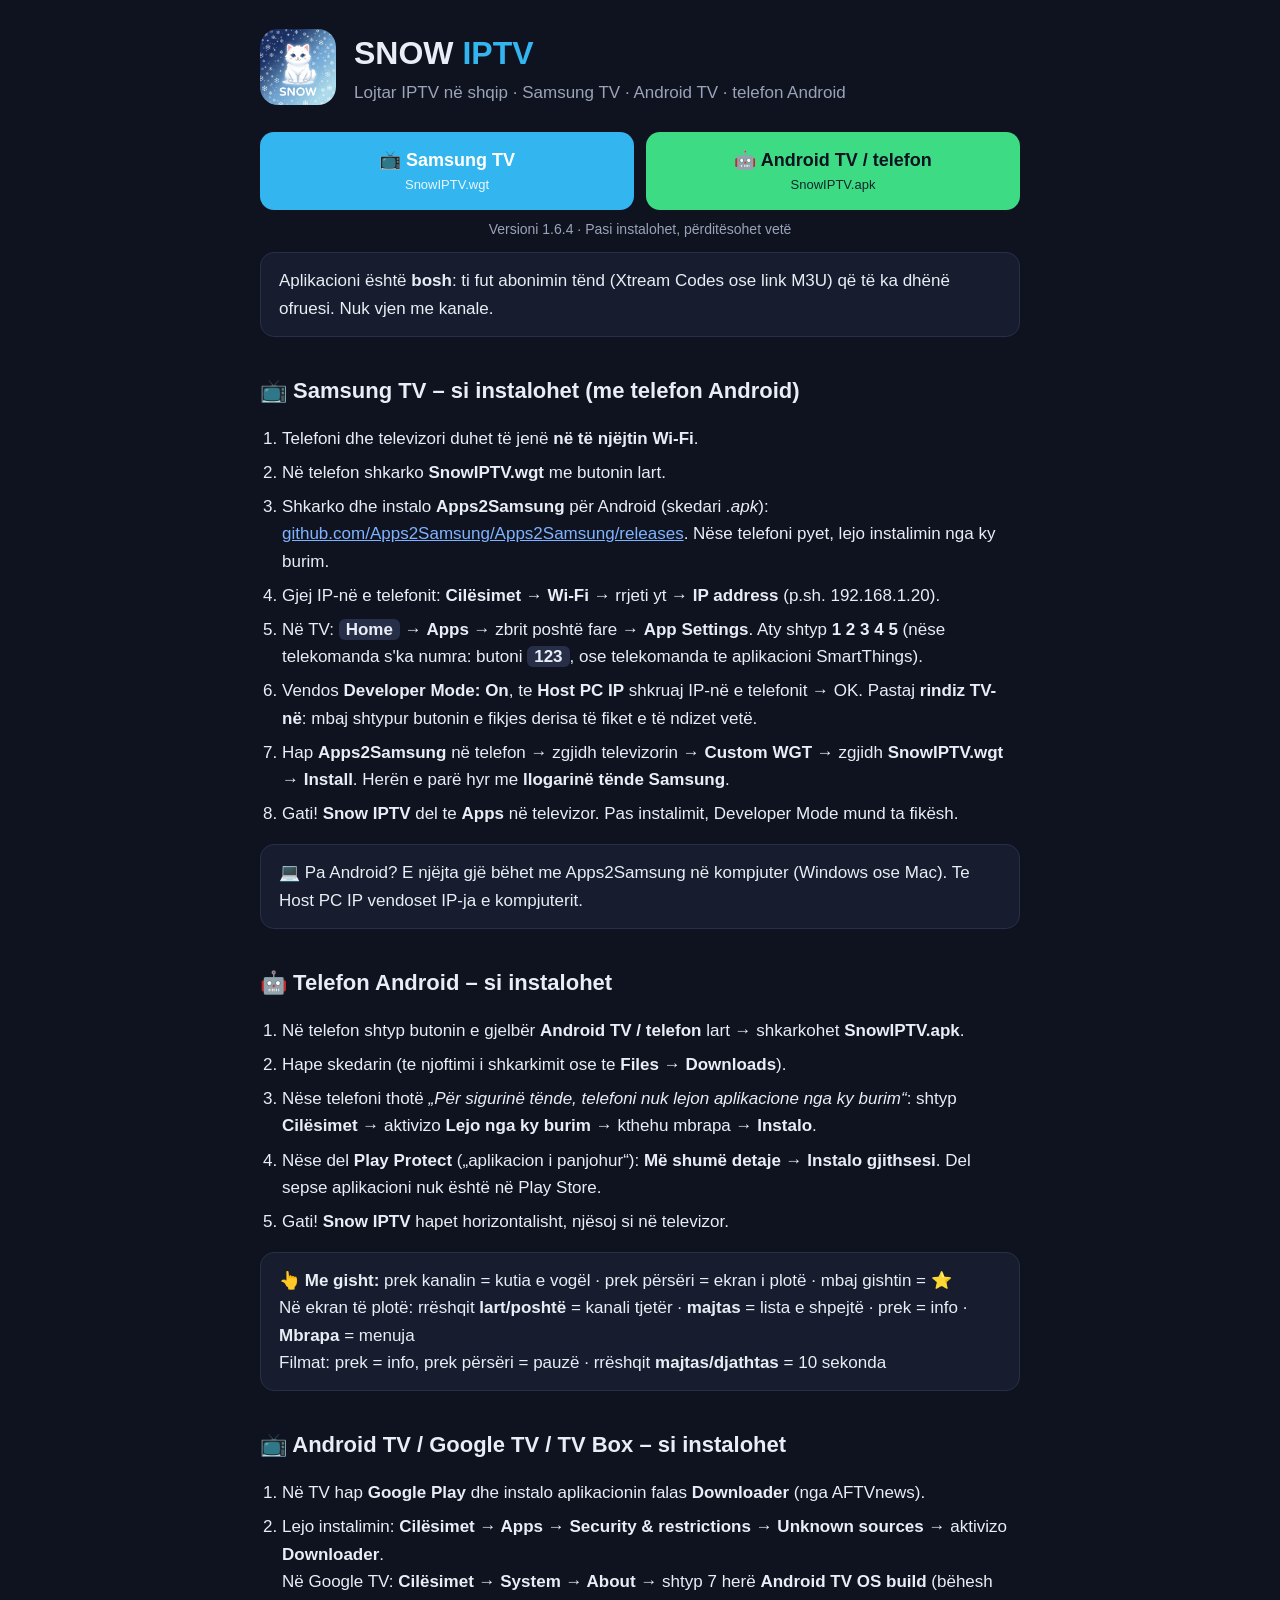
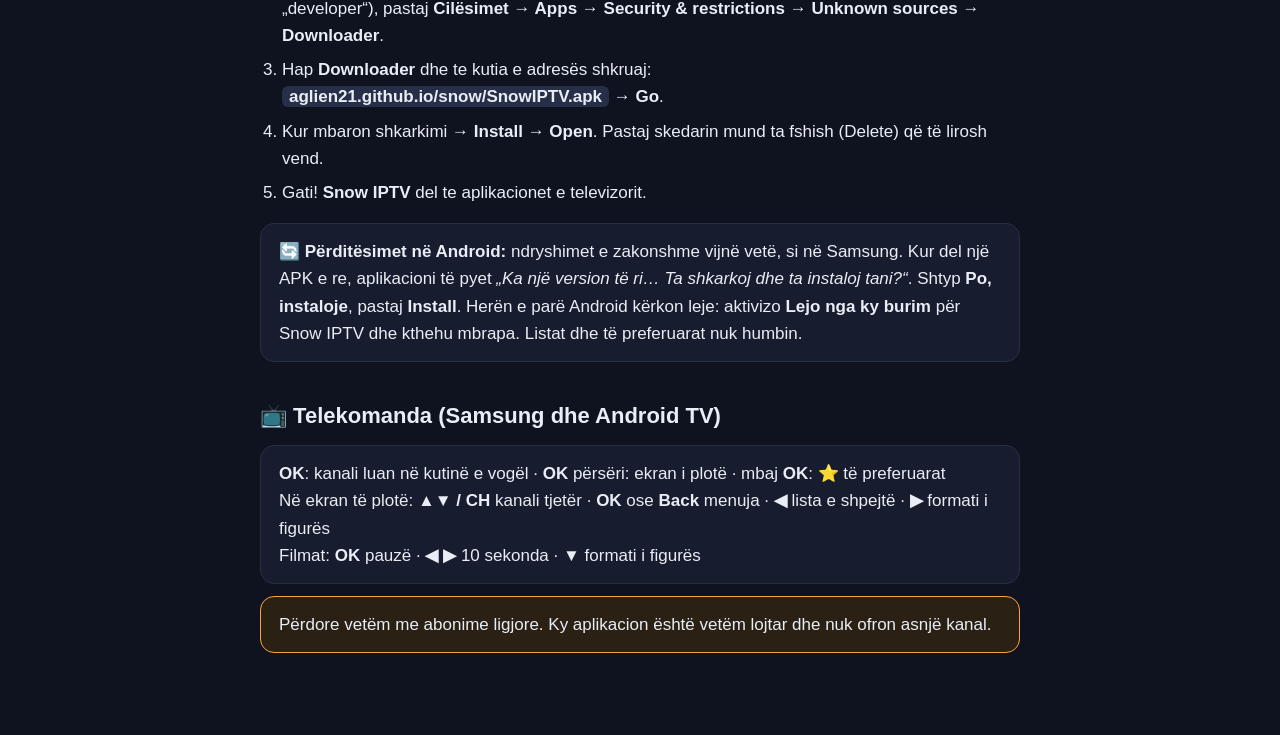
<file: index.html>
<!DOCTYPE html>
<html lang="sq">
<head>
<meta charset="utf-8">
<meta name="viewport" content="width=device-width, initial-scale=1">
<title>Snow IPTV – Samsung TV, Android TV dhe telefon</title>
<link rel="icon" href="icon.png">
<style>
  body { margin: 0; background: #0f1320; color: #e9edf5; font: 17px/1.6 "Segoe UI", Roboto, Arial, sans-serif; }
  .faqe { max-width: 760px; margin: 0 auto; padding: 28px 20px 70px; }
  .koka { display: flex; align-items: center; gap: 18px; }
  .koka img { width: 76px; height: 76px; border-radius: 18px; }
  h1 { margin: 0; font-size: 32px; } h1 b { color: #33b5f0; }
  .nen { color: #9aa3b8; }
  .shkarko { display: block; text-align: center; background: #33b5f0; color: #fff; text-decoration: none; font-weight: 700; font-size: 21px;
    border-radius: 14px; padding: 16px; margin: 26px 0 8px; }
  .dy { display: grid; grid-template-columns: 1fr 1fr; gap: 12px; margin: 26px 0 8px; }
  .dy .shkarko { margin: 0; font-size: 18px; padding: 14px 10px; }
  .dy .shkarko small { display: block; font-weight: 400; font-size: 13px; opacity: .9; }
  .shkarko.and { background: #3ddc84; color: #0f1320; }
  @media (max-width: 520px) { .dy { grid-template-columns: 1fr; } }
  .v { text-align: center; color: #9aa3b8; font-size: 14px; }
  h2 { margin: 36px 0 10px; font-size: 22px; }
  .kuti { background: #171d2e; border: 1px solid #262f47; border-radius: 14px; padding: 14px 18px; margin: 12px 0; }
  .kujdes { border-color: #ff9f43; background: #2a2114; }
  ol { padding-left: 22px; } li { margin: 7px 0; }
  .k { background: #262f47; border-radius: 6px; padding: 1px 7px; font-weight: 600; }
  a { color: #7fb3ff; overflow-wrap: anywhere; }
</style>
</head>
<body><div class="faqe">
  <div class="koka"><img src="icon.png" alt=""><div><h1>SNOW <b>IPTV</b></h1><div class="nen">Lojtar IPTV në shqip · Samsung TV · Android TV · telefon Android</div></div></div>

  <div class="dy">
    <a class="shkarko" href="SnowIPTV.wgt" download>📺 Samsung TV<small>SnowIPTV.wgt</small></a>
    <a class="shkarko and" href="SnowIPTV.apk" download>🤖 Android TV / telefon<small>SnowIPTV.apk</small></a>
  </div>
  <div class="v">Versioni 1.6.4 · Pasi instalohet, përditësohet vetë</div>

  <div class="kuti">Aplikacioni është <b>bosh</b>: ti fut abonimin tënd (Xtream Codes ose link M3U) që të ka dhënë ofruesi. Nuk vjen me kanale.</div>

  <h2>📺 Samsung TV – si instalohet (me telefon Android)</h2>
  <ol>
    <li>Telefoni dhe televizori duhet të jenë <b>në të njëjtin Wi-Fi</b>.</li>
    <li>Në telefon shkarko <b>SnowIPTV.wgt</b> me butonin lart.</li>
    <li>Shkarko dhe instalo <b>Apps2Samsung</b> për Android (skedari <i>.apk</i>):
      <a href="https://github.com/Apps2Samsung/Apps2Samsung/releases/latest">github.com/Apps2Samsung/Apps2Samsung/releases</a>.
      Nëse telefoni pyet, lejo instalimin nga ky burim.</li>
    <li>Gjej IP-në e telefonit: <b>Cilësimet → Wi-Fi →</b> rrjeti yt <b>→ IP address</b> (p.sh. 192.168.1.20).</li>
    <li>Në TV: <span class="k">Home</span> → <b>Apps</b> → zbrit poshtë fare → <b>App Settings</b>. Aty shtyp <b>1 2 3 4 5</b>
      (nëse telekomanda s'ka numra: butoni <span class="k">123</span>, ose telekomanda te aplikacioni SmartThings).</li>
    <li>Vendos <b>Developer Mode: On</b>, te <b>Host PC IP</b> shkruaj IP-në e telefonit → OK.
      Pastaj <b>rindiz TV-në</b>: mbaj shtypur butonin e fikjes derisa të fiket e të ndizet vetë.</li>
    <li>Hap <b>Apps2Samsung</b> në telefon → zgjidh televizorin → <b>Custom WGT</b> → zgjidh <b>SnowIPTV.wgt</b> → <b>Install</b>.
      Herën e parë hyr me <b>llogarinë tënde Samsung</b>.</li>
    <li>Gati! <b>Snow IPTV</b> del te <b>Apps</b> në televizor. Pas instalimit, Developer Mode mund ta fikësh.</li>
  </ol>
  <div class="kuti">💻 Pa Android? E njëjta gjë bëhet me Apps2Samsung në kompjuter (Windows ose Mac). Te Host PC IP vendoset IP-ja e kompjuterit.</div>

  <h2>🤖 Telefon Android – si instalohet</h2>
  <ol>
    <li>Në telefon shtyp butonin e gjelbër <b>Android TV / telefon</b> lart → shkarkohet <b>SnowIPTV.apk</b>.</li>
    <li>Hape skedarin (te njoftimi i shkarkimit ose te <b>Files → Downloads</b>).</li>
    <li>Nëse telefoni thotë <i>„Për sigurinë tënde, telefoni nuk lejon aplikacione nga ky burim“</i>:
      shtyp <b>Cilësimet</b> → aktivizo <b>Lejo nga ky burim</b> → kthehu mbrapa → <b>Instalo</b>.</li>
    <li>Nëse del <b>Play Protect</b> („aplikacion i panjohur“): <b>Më shumë detaje → Instalo gjithsesi</b>.
      Del sepse aplikacioni nuk është në Play Store.</li>
    <li>Gati! <b>Snow IPTV</b> hapet horizontalisht, njësoj si në televizor.</li>
  </ol>
  <div class="kuti">👆 <b>Me gisht:</b> prek kanalin = kutia e vogël · prek përsëri = ekran i plotë · mbaj gishtin = ⭐<br>
    Në ekran të plotë: rrëshqit <b>lart/poshtë</b> = kanali tjetër · <b>majtas</b> = lista e shpejtë · prek = info · <b>Mbrapa</b> = menuja<br>
    Filmat: prek = info, prek përsëri = pauzë · rrëshqit <b>majtas/djathtas</b> = 10 sekonda</div>

  <h2>📺 Android TV / Google TV / TV Box – si instalohet</h2>
  <ol>
    <li>Në TV hap <b>Google Play</b> dhe instalo aplikacionin falas <b>Downloader</b> (nga AFTVnews).</li>
    <li>Lejo instalimin: <b>Cilësimet → Apps → Security &amp; restrictions → Unknown sources</b> → aktivizo <b>Downloader</b>.<br>
      Në Google TV: <b>Cilësimet → System → About</b> → shtyp 7 herë <b>Android TV OS build</b> (bëhesh „developer“),
      pastaj <b>Cilësimet → Apps → Security &amp; restrictions → Unknown sources → Downloader</b>.</li>
    <li>Hap <b>Downloader</b> dhe te kutia e adresës shkruaj:<br><span class="k">aglien21.github.io/snow/SnowIPTV.apk</span> → <b>Go</b>.</li>
    <li>Kur mbaron shkarkimi → <b>Install</b> → <b>Open</b>. Pastaj skedarin mund ta fshish (Delete) që të lirosh vend.</li>
    <li>Gati! <b>Snow IPTV</b> del te aplikacionet e televizorit.</li>
  </ol>
  <div class="kuti">🔄 <b>Përditësimet në Android:</b> ndryshimet e zakonshme vijnë vetë, si në Samsung. Kur del një APK e re,
    aplikacioni të pyet <i>„Ka një version të ri… Ta shkarkoj dhe ta instaloj tani?“</i>. Shtyp <b>Po, instaloje</b>, pastaj <b>Install</b>.
    Herën e parë Android kërkon leje: aktivizo <b>Lejo nga ky burim</b> për Snow IPTV dhe kthehu mbrapa. Listat dhe të preferuarat nuk humbin.</div>

  <h2>📺 Telekomanda (Samsung dhe Android TV)</h2>
  <div class="kuti">
    <b>OK</b>: kanali luan në kutinë e vogël · <b>OK</b> përsëri: ekran i plotë · mbaj <b>OK</b>: ⭐ të preferuarat<br>
    Në ekran të plotë: <b>▲▼ / CH</b> kanali tjetër · <b>OK</b> ose <b>Back</b> menuja · <b>◀</b> lista e shpejtë · <b>▶</b> formati i figurës<br>
    Filmat: <b>OK</b> pauzë · <b>◀ ▶</b> 10 sekonda · <b>▼</b> formati i figurës
  </div>

  <div class="kuti kujdes">Përdore vetëm me abonime ligjore. Ky aplikacion është vetëm lojtar dhe nuk ofron asnjë kanal.</div>
</div></body>
</html>
</file>
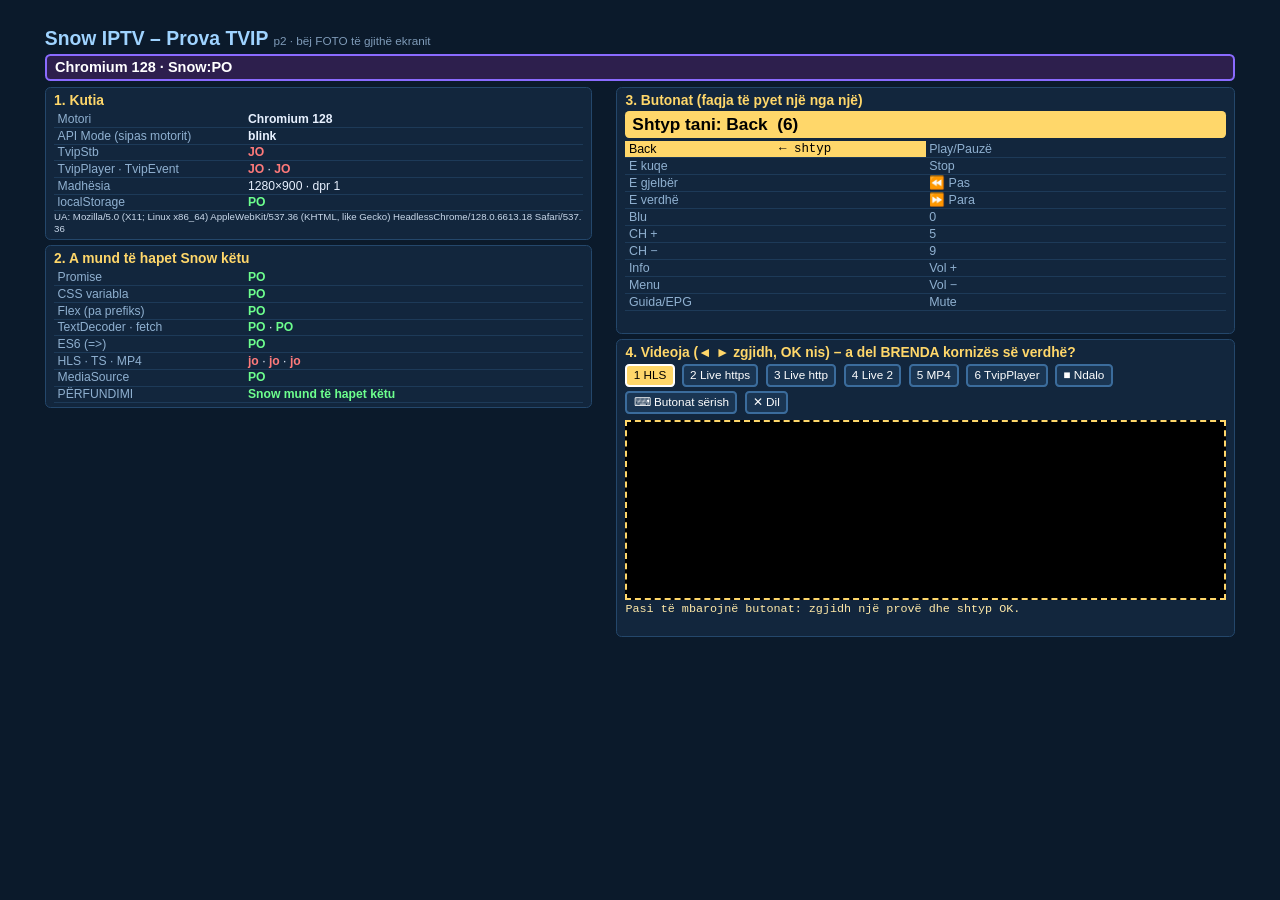
<file: tvip-prove.html>
<!DOCTYPE html>
<html lang="sq">
<head>
<meta charset="utf-8">
<meta name="viewport" content="width=device-width, initial-scale=1">
<title>Snow IPTV – Prova TVIP p2</title>
<style>
  /* përmasat ndjekin ekranin; kufij 3% që asgjë të mos pritet nga skajet e TV-së */
  html { font-size: 1.08vw; }
  html, body { margin: 0; padding: 0; background: #0b1a2b; color: #e8f1ff; font-family: Arial, Helvetica, sans-serif; overflow: hidden; }
  body { font-size: 1rem; line-height: 1.2; padding: 3vh 3.5vw; box-sizing: border-box; height: 100vh; }
  h1 { font-size: 1.4rem; margin: 0 0 0.3rem 0; color: #9fd3ff; }
  h1 small { font-size: 0.85rem; color: #7f9bb8; font-weight: normal; }
  .kolona { display: -webkit-box; display: -webkit-flex; display: flex; }
  .majtas { width: 46%; margin-right: 2%; }
  .djathtas { width: 52%; }
  .kuti { background: #12263d; border: 1px solid #24476b; border-radius: 0.4rem; padding: 0.3rem 0.6rem; margin-bottom: 0.4rem; }
  .kuti h2 { font-size: 1rem; margin: 0 0 0.2rem 0; color: #ffd76a; }
  table { border-collapse: collapse; width: 100%; }
  td { padding: 0.04rem 0.25rem; vertical-align: top; border-bottom: 1px solid #1d3a58; font-size: 0.88rem; }
  td.e { color: #8fb0d0; white-space: nowrap; width: 36%; }
  .po { color: #6dff8e; font-weight: bold; }
  .jo { color: #ff7a7a; font-weight: bold; }
  .ua { font-size: 0.7rem; color: #c9d8ea; word-break: break-all; }
  #udhezimi { font-size: 1.25rem; font-weight: bold; color: #000; background: #ffd76a; border-radius: 0.3rem; padding: 0.2rem 0.5rem; margin-bottom: 0.25rem; }
  #udhezimi.mbaroi { background: #6dff8e; }
  #tabTastet td { font-family: "Courier New", monospace; font-size: 0.9rem; width: 25%; }
  #tabTastet td.n { font-family: Arial, Helvetica, sans-serif; color: #8fb0d0; }
  #tabTastet td.tani { background: #ffd76a; color: #000; }
  #iFundit { font-family: "Courier New", monospace; font-size: 0.85rem; color: #c9d8ea; margin-top: 0.15rem; height: 1.1rem; overflow: hidden; }
  .butonat { margin: 0.15rem 0; }
  .btn { display: inline-block; padding: 0.2rem 0.45rem; margin: 0 0.25rem 0.25rem 0; border: 2px solid #3b6c9c; border-radius: 0.3rem; background: #1a3552; color: #fff; font-size: 0.85rem; }
  .btn.fokus { background: #ffd76a; color: #000; border-color: #fff; }
  #kutiaVideo { position: relative; width: 100%; height: 20vh; background: #000; border: 2px dashed #ffd76a; box-sizing: border-box; }
  #vd { width: 100%; height: 100%; background: #000; }
  #gjendja { font-size: 0.85rem; font-family: "Courier New", monospace; height: 2.1rem; overflow: hidden; color: #ffe9a8; margin-top: 0.2rem; }
  #permbledhja { font-size: 1.05rem; font-weight: bold; color: #fff; background: #2d1f4d; border: 2px solid #8a6bff; border-radius: 0.4rem; padding: 0.2rem 0.6rem; margin-bottom: 0.4rem; }
</style>
</head>
<body>
<h1>Snow IPTV – Prova TVIP <small>p2 · bëj FOTO të gjithë ekranit</small></h1>
<div id="permbledhja">Duke kontrolluar…</div>

<div class="kolona">
  <div class="majtas">
    <div class="kuti">
      <h2>1. Kutia</h2>
      <table id="info"></table>
      <div class="ua" id="ua"></div>
    </div>
    <div class="kuti">
      <h2>2. A mund të hapet Snow këtu</h2>
      <table id="aftesite"></table>
    </div>
  </div>

  <div class="djathtas">
    <div class="kuti">
      <h2>3. Butonat (faqja të pyet një nga një)</h2>
      <div id="udhezimi">…</div>
      <table id="tabTastet"></table>
      <div id="iFundit"></div>
    </div>
    <div class="kuti">
      <h2>4. Videoja (◄ ► zgjidh, OK nis) – a del BRENDA kornizës së verdhë?</h2>
      <div class="butonat" id="butonat">
        <span class="btn" data-v="hls">1 HLS</span>
        <span class="btn" data-v="live">2 Live https</span>
        <span class="btn" data-v="livehttp">3 Live http</span>
        <span class="btn" data-v="live2">4 Live 2</span>
        <span class="btn" data-v="mp4">5 MP4</span>
        <span class="btn" data-v="tvip">6 TvipPlayer</span>
        <span class="btn" data-v="ndalo">■ Ndalo</span>
        <span class="btn" data-v="tastet">⌨ Butonat sërish</span>
        <span class="btn" data-v="dil">✕ Dil</span>
      </div>
      <div id="kutiaVideo"><video id="vd" playsinline disableremoteplayback></video></div>
      <div id="gjendja">Pasi të mbarojnë butonat: zgjidh një provë dhe shtyp OK.</div>
    </div>
  </div>
</div>

<script>
/* Faqe vetëm për diagnostikim: s'dërgon asgjë askund, s'ruan asgjë. ES5 që të hapet edhe në motorët e vjetër (Qt WebKit). */
(function () {
  "use strict";
  var ua = navigator.userAgent || "";
  var VIDEOT = {
    hls:      "https://test-streams.mux.dev/x36xhzz/x36xhzz.m3u8",
    live:     "https://cph-p2p-msl.akamaized.net/hls/live/2000341/test/master.m3u8",
    livehttp: "http://cph-p2p-msl.akamaized.net/hls/live/2000341/test/master.m3u8",
    live2:    "https://demo.unified-streaming.com/k8s/live/stable/live.isml/.m3u8",
    mp4:      "https://test-videos.co.uk/vids/bigbuckbunny/mp4/h264/720/Big_Buck_Bunny_720_10s_1MB.mp4",
    tvip:     "http://test-streams.mux.dev/x36xhzz/x36xhzz.m3u8"
  };
  var BUTONAT = ["Back", "E kuqe", "E gjelbër", "E verdhë", "Blu", "CH +", "CH −", "Info", "Menu", "Guida/EPG",
                 "Play/Pauzë", "Stop", "⏪ Pas", "⏩ Para", "0", "5", "9", "Vol +", "Vol −", "Mute"];
  var PRITJA = 7;   // sekonda për çdo buton; nëse s'vjen asgjë (butoni e mban sistemi) kalon te tjetri
  var rezultatet = {}, kodet = [], hapi = -1, mbetur = PRITJA, kohaTastit = null;

  function $(id) { return document.getElementById(id); }
  function esc(t) { return String(t).replace(/&/g, "&amp;").replace(/</g, "&lt;").replace(/>/g, "&gt;"); }
  function poJo(b) { return b ? '<span class="po">PO</span>' : '<span class="jo">JO</span>'; }
  function thirr(obj, emri) {
    try { if (obj && typeof obj[emri] === "function") { var r = obj[emri](); return (r === undefined || r === null || r === "") ? "(bosh)" : String(r); } }
    catch (e) { return "gabim: " + e.message; }
    return "—";
  }
  function rresht(tab, e, v) { tab.innerHTML += '<tr><td class="e">' + esc(e) + "</td><td>" + v + "</td></tr>"; }

  // ---------------------------------------------------------------- 1. kutia
  var chrome = /Chrome\/(\d+)/.exec(ua), webkit = /AppleWebKit\/([\d.]+)/.exec(ua), qt = /Qt\/([\d.]+)/.exec(ua);
  var motori = chrome ? "Chromium " + chrome[1] : (webkit ? "WebKit " + webkit[1] + (qt ? " (Qt " + qt[1] + ")" : "") : "i panjohur");
  var modi = chrome ? "blink" : (qt ? "tvip (WebKit i vjetër)" : "?");
  var S = window.TvipStb, kaTvip = !!S;
  var info = $("info");
  rresht(info, "Motori", "<b>" + esc(motori) + "</b>");
  rresht(info, "API Mode (sipas motorit)", "<b>" + esc(modi) + "</b>");
  rresht(info, "TvipStb", poJo(kaTvip));
  if (kaTvip) {
    rresht(info, "Modeli · Softueri", esc(thirr(S, "getDeviceId") + " · " + thirr(S, "getSoftwareVersion")));
    rresht(info, "MAC", esc(thirr(S, "getMainMacAddress")));
    rresht(info, "Ekrani · API", esc(thirr(S, "getDisplayMode") + " · api " + thirr(S, "getApiVersion")));
  }
  rresht(info, "TvipPlayer · TvipEvent", poJo(!!window.TvipPlayer) + " · " + poJo(!!window.TvipEvent));
  rresht(info, "Madhësia", (window.innerWidth || 0) + "×" + (window.innerHeight || 0) + " · dpr " + (window.devicePixelRatio || 1));
  var ls = false; try { localStorage.setItem("snow_prove", "1"); ls = localStorage.getItem("snow_prove") === "1"; localStorage.removeItem("snow_prove"); } catch (e) {}
  rresht(info, "localStorage", poJo(ls));
  $("ua").innerHTML = "UA: " + esc(ua);

  // ---------------------------------------------------------------- 2. aftësitë që i duhen aplikacionit Snow
  var vd = $("vd"), af = $("aftesite");
  try { vd.disableRemotePlayback = true; } catch (e) {}
  function cp(t) { try { var r = vd.canPlayType(t); return r ? '<span class="po">' + r + "</span>" : '<span class="jo">jo</span>'; } catch (e) { return "gabim"; } }
  var kaPromise = typeof window.Promise === "function";
  var kaVar = false, kaFlex = false, kaES6 = false;
  try {
    var d = document.createElement("div");
    d.style.cssText = "position:absolute;left:-999px;top:0;--snow-g:7px;width:var(--snow-g)";
    document.body.appendChild(d); kaVar = d.offsetWidth === 7; document.body.removeChild(d);
  } catch (e) {}
  try { var d2 = document.createElement("div"); d2.style.display = "flex"; kaFlex = d2.style.display === "flex"; } catch (e) {}
  try { kaES6 = !!(new Function("return (() => 1)() === 1"))(); } catch (e) {}
  var snowMund = kaPromise && kaVar && kaFlex;
  rresht(af, "Promise", poJo(kaPromise));
  rresht(af, "CSS variabla", poJo(kaVar));
  rresht(af, "Flex (pa prefiks)", poJo(kaFlex));
  rresht(af, "TextDecoder · fetch", poJo(!!window.TextDecoder) + " · " + poJo(!!window.fetch));
  rresht(af, "ES6 (=>)", poJo(kaES6));
  rresht(af, "HLS · TS · MP4", cp("application/vnd.apple.mpegurl") + " · " + cp("video/mp2t") + " · " + cp('video/mp4; codecs="avc1.42E01E, mp4a.40.2"'));
  rresht(af, "MediaSource", poJo(!!window.MediaSource));
  rresht(af, "PËRFUNDIMI", snowMund ? '<span class="po">Snow mund të hapet këtu</span>' : '<span class="jo">motor shumë i vjetër për Snow</span>');

  // ---------------------------------------------------------------- 3. butonat, me radhë
  var tab = $("tabTastet");
  function vizatoTastet() {
    var h = "", gjys = Math.ceil(BUTONAT.length / 2);
    for (var r = 0; r < gjys; r++) {
      h += "<tr>";
      for (var c = 0; c < 2; c++) {
        var i = r + c * gjys;
        if (i >= BUTONAT.length) { h += "<td></td><td></td>"; continue; }
        var cl = i === hapi ? ' class="tani"' : "";
        h += '<td class="n' + (i === hapi ? " tani" : "") + '">' + esc(BUTONAT[i]) + "</td><td" + cl + ">" + esc(kodet[i] === undefined ? (i === hapi ? "← shtyp" : "") : kodet[i]) + "</td>";
      }
      h += "</tr>";
    }
    tab.innerHTML = h;
    var u = $("udhezimi");
    if (hapi >= 0 && hapi < BUTONAT.length) { u.className = ""; u.innerHTML = "Shtyp tani: " + esc(BUTONAT[hapi]) + " &nbsp;(" + mbetur + ")"; }
    else { u.className = "mbaroi"; u.innerHTML = "✔ Butonat mbaruan – tani provo videot (◄ ► dhe OK)"; }
  }
  function nisTastet() { kodet = []; hapi = 0; mbetur = PRITJA; vizatoTastet(); if (kohaTastit) clearInterval(kohaTastit);
    kohaTastit = setInterval(function () { mbetur--; if (mbetur <= 0) { kodet[hapi] = "s'erdhi"; tjetri(); } else vizatoTastet(); }, 1000); }
  function tjetri() { hapi++; mbetur = PRITJA; if (hapi >= BUTONAT.length) { clearInterval(kohaTastit); kohaTastit = null; permbledhja(); } vizatoTastet(); }
  function pershkrim(e) {
    var k = e.keyCode || e.which || 0, m = "";
    if (e.shiftKey) m += "⇧"; if (e.ctrlKey) m += "^"; if (e.altKey) m += "⌥"; if (e.metaKey) m += "⌘";
    return k + (m ? " " + m : "");
  }

  // Back: në disa kuti shfletuesi kthehet "pas" në histori – e kapim që faqja të mos mbyllet
  try { history.pushState({ snow: 1 }, "", location.href); } catch (e) {}
  window.addEventListener("popstate", function () {
    if (hapi >= 0 && hapi < BUTONAT.length) { kodet[hapi] = "histori"; tjetri(); }
    $("iFundit").innerHTML = "i fundit: BACK (histori)";
    try { history.pushState({ snow: 1 }, "", location.href); } catch (e) {}
  });

  // ---------------------------------------------------------------- 4. video
  var btns = $("butonat").getElementsByTagName("span"), fokus = 0;
  function vendosFokus(i) {
    fokus = (i + btns.length) % btns.length;
    for (var j = 0; j < btns.length; j++) btns[j].className = j === fokus ? "btn fokus" : "btn";
  }
  vendosFokus(0);

  var gj = $("gjendja"), prova = "", t0 = 0, kohematesi = null, tvipAktiv = false;
  function gjendja(t) { gj.innerHTML = esc(t); }
  function permbledhja() {
    var p = [motori, snowMund ? "Snow:PO" : "Snow:JO"];
    for (var k in rezultatet) p.push(k + ":" + rezultatet[k]);
    $("permbledhja").innerHTML = esc(p.join(" · "));
  }
  function ndalo() {
    if (kohematesi) { clearInterval(kohematesi); kohematesi = null; }
    try { vd.pause(); vd.removeAttribute("src"); vd.load(); } catch (e) {}
    if (tvipAktiv) { try { window.TvipPlayer.stop(); } catch (e) {} tvipAktiv = false; }
  }
  function sukses(cfare) {
    if (rezultatet[prova] !== "OK") { rezultatet[prova] = "OK"; permbledhja(); }
    gjendja("✔ " + prova + " LUAN · " + cfare);
  }
  function korniza() { var r = $("kutiaVideo").getBoundingClientRect(); return Math.round(r.left) + "," + Math.round(r.top) + " " + Math.round(r.width) + "×" + Math.round(r.height); }

  ["loadstart", "loadedmetadata", "playing", "waiting", "stalled", "error", "ended"].forEach(function (ev) {
    vd.addEventListener(ev, function () {
      if (!prova || tvipAktiv) return;
      var s = Math.round((Date.now() - t0) / 100) / 10;
      if (ev === "error") {
        var c = vd.error ? vd.error.code : "?", m = vd.error && vd.error.message ? " " + vd.error.message : "";
        rezultatet[prova] = "GABIM" + c; permbledhja();
        gjendja("✘ " + prova + " GABIM kodi " + c + m + " (pas " + s + " s)");
      } else if (ev === "ended" && prova === "mp4") {
        try { vd.currentTime = 0; vd.play(); } catch (e) {}
      } else {
        gjendja(prova + ": " + ev + " · " + (vd.videoWidth ? vd.videoWidth + "×" + vd.videoHeight : "pa figurë ende") + " · " + s + " s");
      }
    });
  });

  function nisVideo(lloji) {
    ndalo();
    prova = lloji; t0 = Date.now();
    if (lloji === "tvip") return nisTvip();
    gjendja(lloji + ": duke hapur…");
    try {
      vd.src = VIDEOT[lloji];
      var r = vd.play();
      if (r && r["catch"]) r["catch"](function (e) { gjendja(lloji + ": play() u refuzua: " + (e && e.message)); });
    } catch (e) { gjendja(lloji + ": gabim " + e.message); }
    var t = 0;
    kohematesi = setInterval(function () {
      t++;
      if (vd.currentTime > 1.5 && vd.videoWidth > 0) sukses(vd.videoWidth + "×" + vd.videoHeight + " · koha " + Math.round(vd.currentTime) + " s · korniza " + korniza());
      if (t >= 25 && rezultatet[prova] !== "OK" && !/^GABIM/.test(rezultatet[prova] || "")) {
        rezultatet[prova] = "S'NISI"; permbledhja();
        gjendja("✘ " + prova + " s'nisi për 25 s (gjendja " + vd.readyState + "/" + vd.networkState + ")");
        clearInterval(kohematesi); kohematesi = null;
      }
    }, 1000);
  }

  // Lojtari i sistemit TVIP (vetëm në modalitetin "tvip"): videoja duhet të dalë brenda kornizës së verdhë
  function nisTvip() {
    var P = window.TvipPlayer;
    if (!P || typeof P.playUrl !== "function") { rezultatet.tvip = "MUNGON"; permbledhja(); gjendja("TvipPlayer mungon (normale në modalitetin blink)."); return; }
    tvipAktiv = true;
    var r = $("kutiaVideo").getBoundingClientRect(), d = window.devicePixelRatio || 1, dr = [Math.round(r.left * d), Math.round(r.top * d), Math.round(r.width * d), Math.round(r.height * d)];
    try {
      if (typeof P.setVideoWindow === "function") P.setVideoWindow(dr[0], dr[1], dr[2], dr[3], true);
      P.playUrl(VIDEOT.tvip, "vod");
      gjendja("tvip: playUrl u thirr… dritarja " + dr.join(","));
    } catch (e) { rezultatet.tvip = "GABIM"; permbledhja(); gjendja("tvip: gabim " + e.message); return; }
    var t = 0, poz0 = -1;
    kohematesi = setInterval(function () {
      t++;
      var poz = -1, max = -1; try { poz = P.getCurrentPositionMsec(); max = P.getMaxPositionMsec(); } catch (e) {}
      if (poz0 >= 0 && poz > poz0 + 300) sukses("pozicioni " + Math.round(poz / 1000) + "/" + Math.round(max / 1000) + " s · dritarja " + dr.join(","));
      else gjendja("tvip: pozicioni " + poz + " / " + max + " · " + t + " s · dritarja " + dr.join(","));
      poz0 = poz;
      if (t >= 25 && rezultatet.tvip !== "OK") { rezultatet.tvip = "S'NISI"; permbledhja(); clearInterval(kohematesi); kohematesi = null; }
    }, 1000);
  }

  function veproj() {
    var v = btns[fokus].getAttribute("data-v");
    if (v === "ndalo") { ndalo(); prova = ""; gjendja("U ndal."); return; }
    if (v === "tastet") { nisTastet(); return; }
    if (v === "dil") { ndalo(); try { window.close(); } catch (e) {} setTimeout(function () { gjendja("window.close() s'mbylli faqen – përdor butonin Home/Menu."); }, 800); return; }
    nisVideo(v);
  }

  document.addEventListener("keydown", function (e) {
    var k = e.keyCode || e.which || 0;
    $("iFundit").innerHTML = "i fundit: kodi " + esc(pershkrim(e));
    if (k === 16 || k === 17 || k === 18 || k === 91 || k === 93) { try { e.preventDefault(); } catch (x) {} return; }   // vetëm Shift/Ctrl/Alt: pritet tasti i vërtetë
    if (hapi >= 0 && hapi < BUTONAT.length) { kodet[hapi] = pershkrim(e); tjetri(); }
    else if (k === 37 || k === 38) vendosFokus(fokus - 1);
    else if (k === 39 || k === 40) vendosFokus(fokus + 1);
    else if (k === 13) veproj();
    // asnjë tast s'i lihet sistemit (që Back të mos e mbyllë faqen); daljet: "✕ Dil" ose Home/Menu i kutisë
    try { e.preventDefault(); } catch (x) {}
  }, true);

  for (var b = 0; b < btns.length; b++) (function (i) {
    btns[i].addEventListener("click", function () { vendosFokus(i); veproj(); });
  })(b);

  window.onerror = function (m, u, l) { gjendja("Gabim JS: " + m + " (rr. " + l + ")"); };
  permbledhja();
  nisTastet();
})();
</script>
</body>
</html>
</file>
